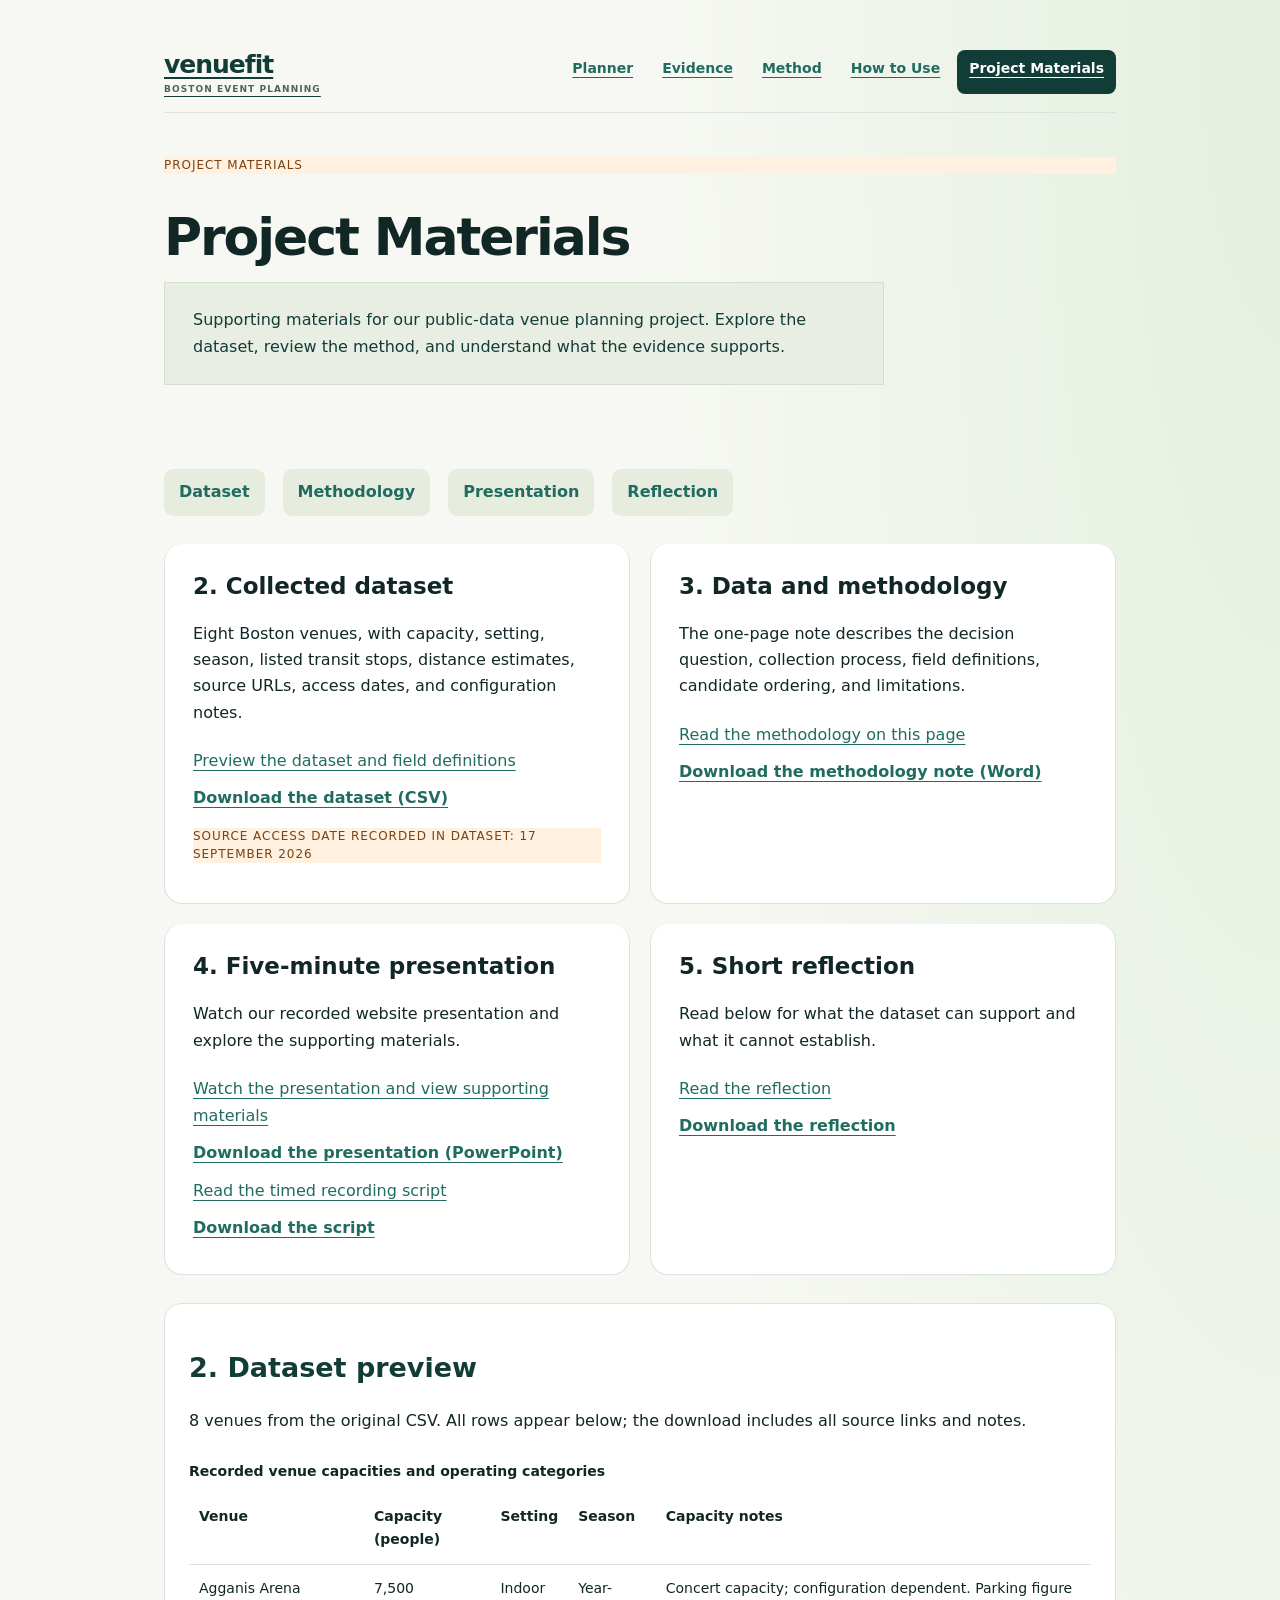
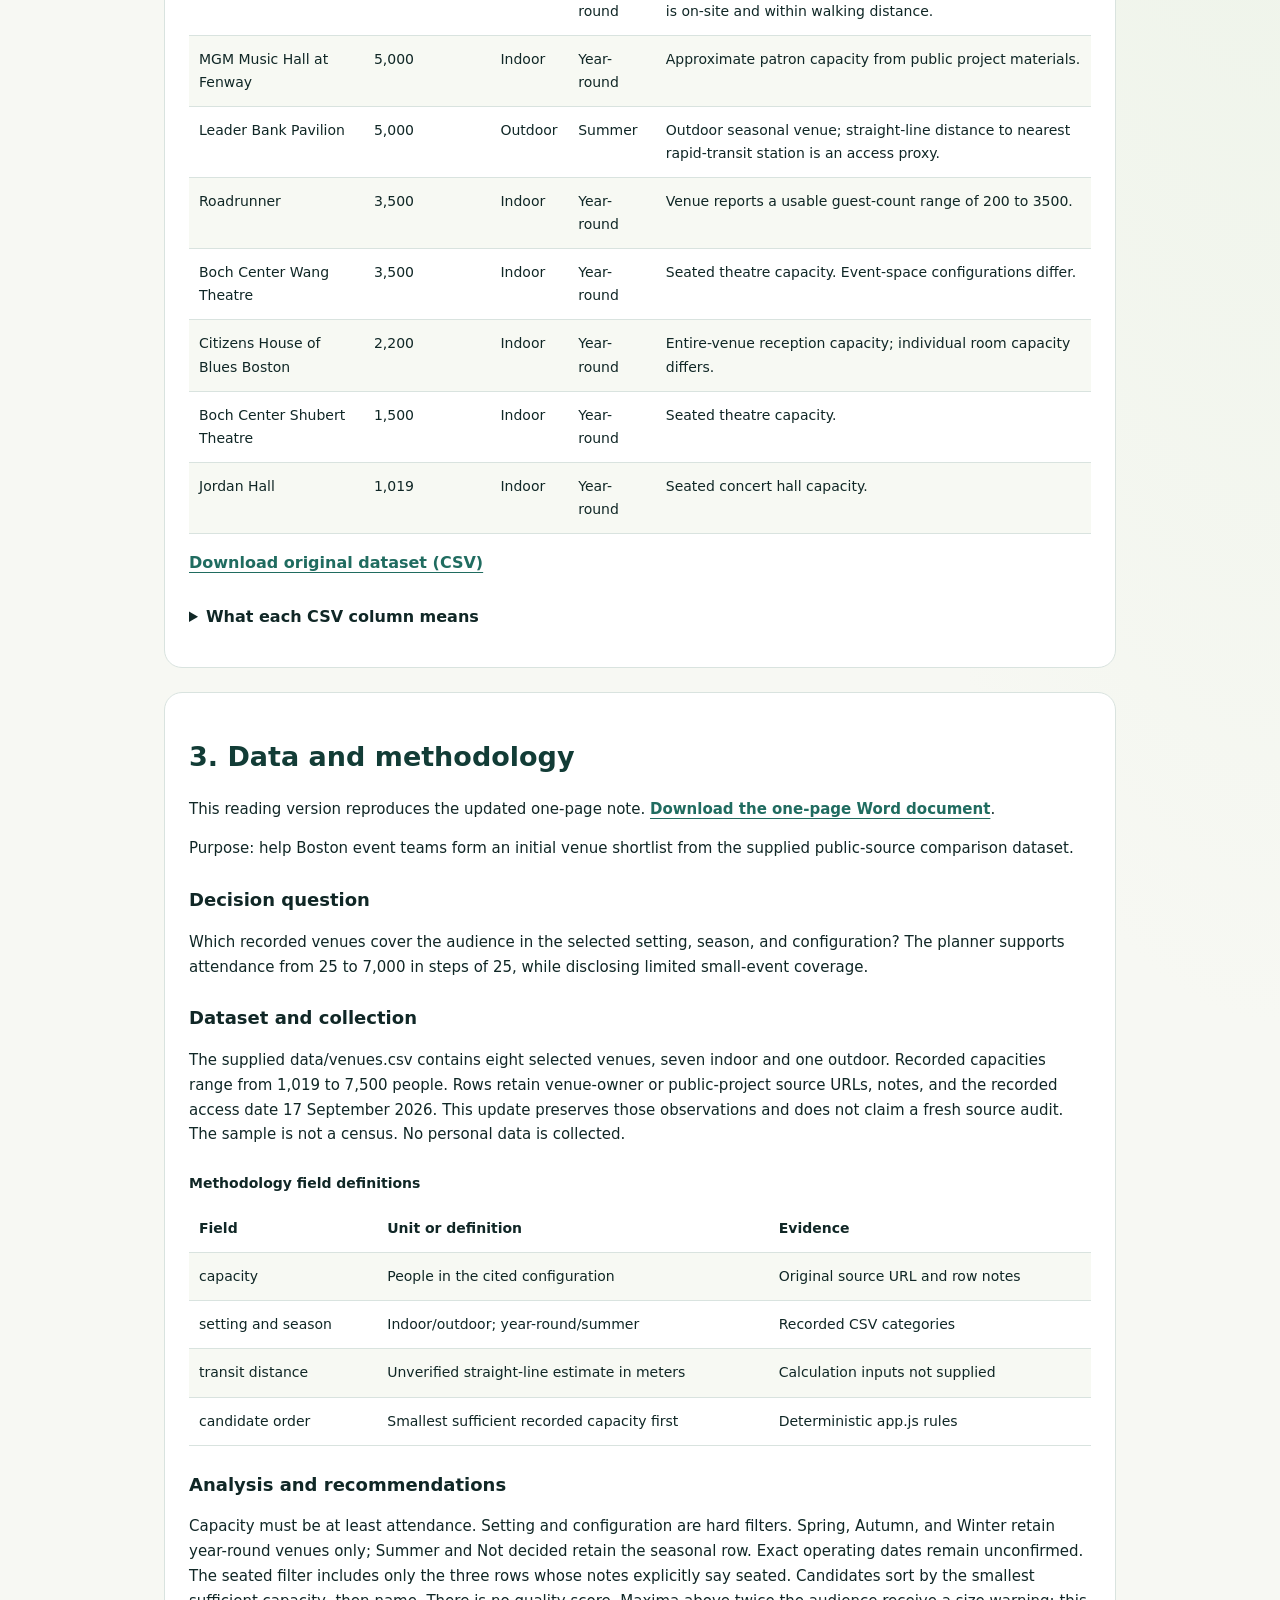
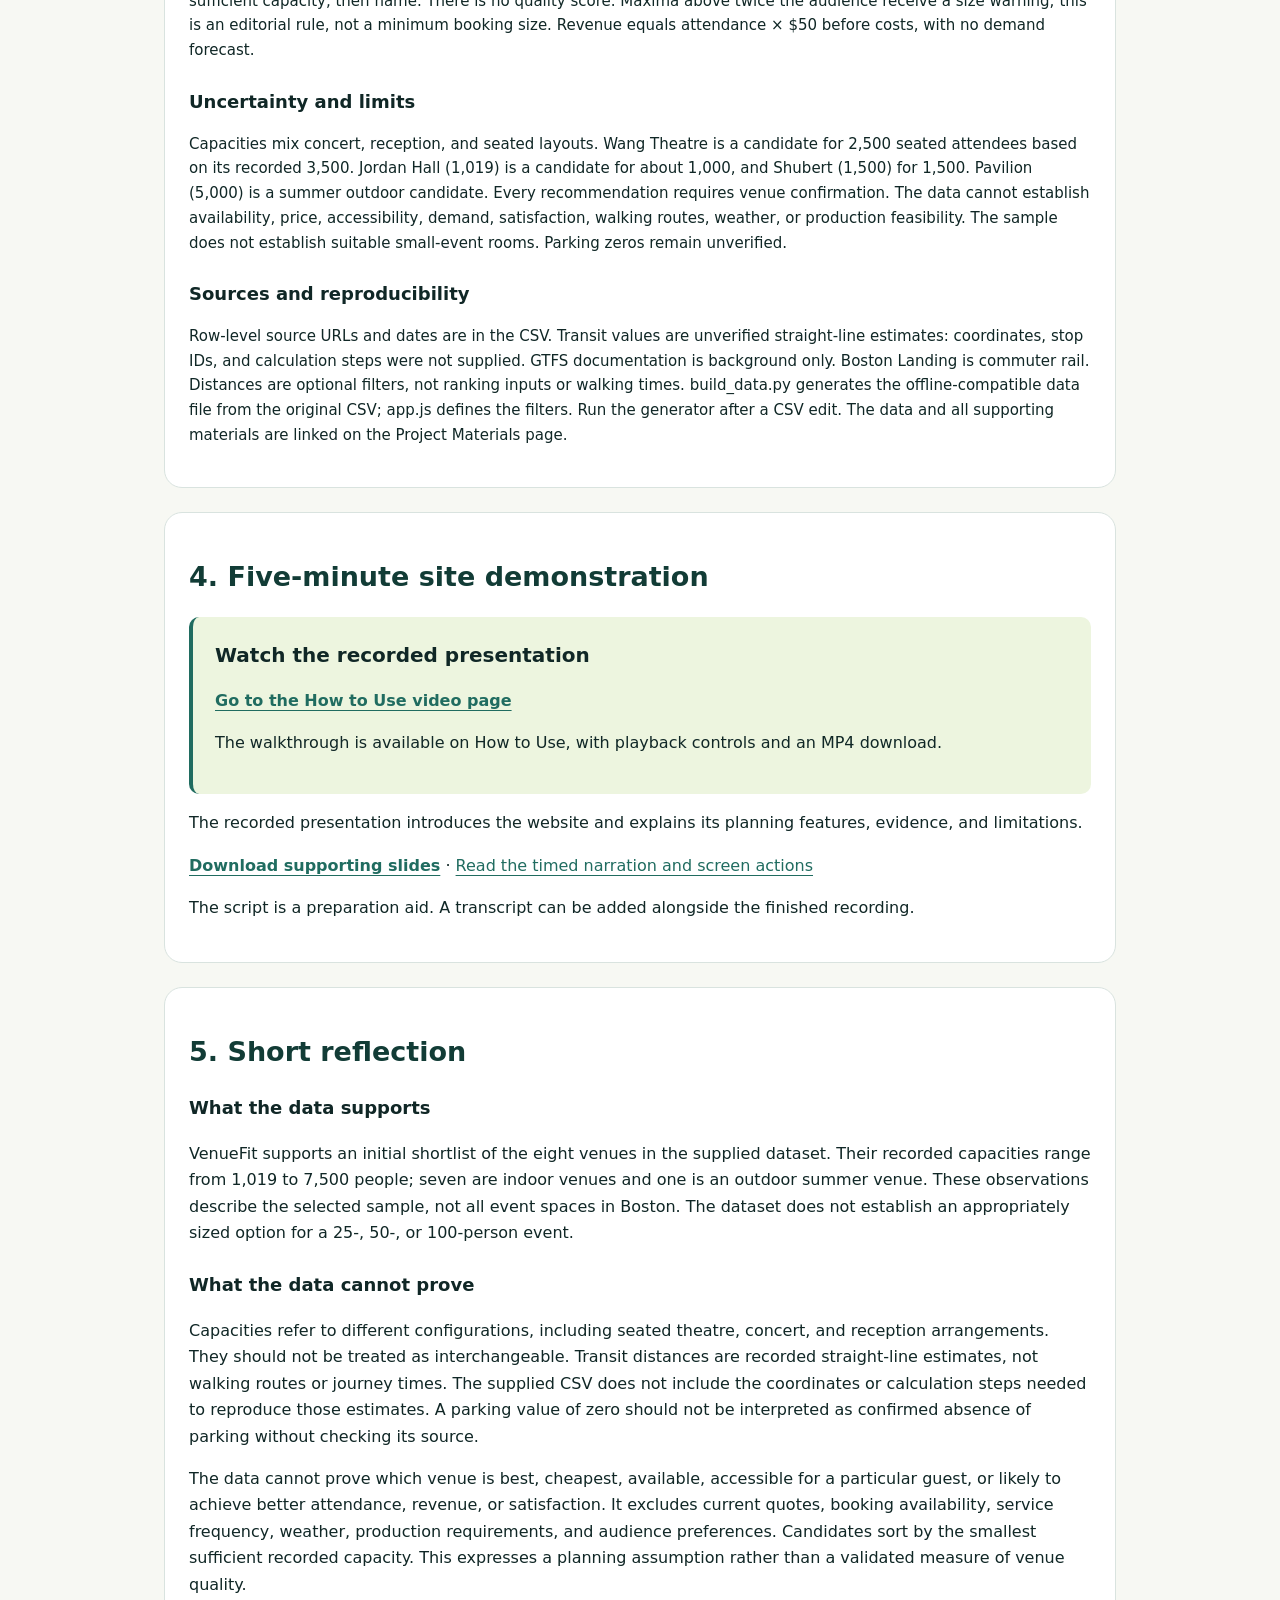
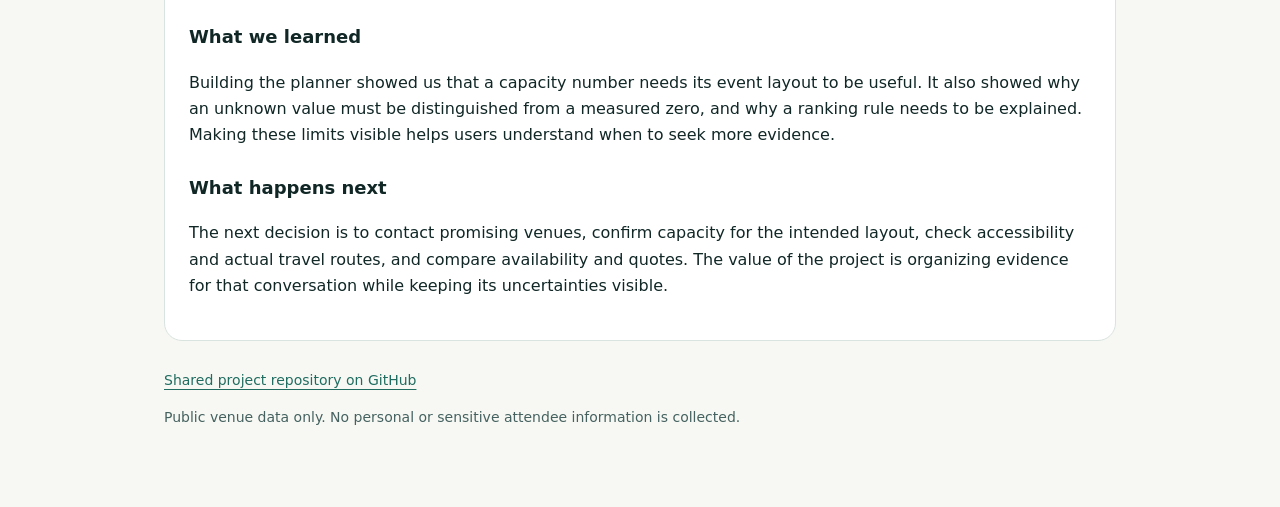
<file: deliverables.html>
<!doctype html><html lang="en"><head><meta charset="utf-8"><meta name="viewport" content="width=device-width,initial-scale=1"><title>Project Materials | VenueFit Boston</title><style>*{box-sizing:border-box}body{margin:0;background:#f6f7f4;color:#102726;font:16px/1.65 system-ui,sans-serif}main{max-width:1000px;margin:auto;padding:32px 24px 64px}a{color:#206c60;text-underline-offset:4px}a:focus-visible{outline:3px solid #206c60;outline-offset:5px}nav{display:flex;justify-content:space-between;gap:20px;border-bottom:1px solid #d9e3df;padding-bottom:20px}h1{font-size:clamp(32px,6vw,52px);line-height:1.1;letter-spacing:-.04em;margin-bottom:16px}h2{font-size:23px;line-height:1.3}.intro{max-width:720px;color:#456260}.grid{display:grid;grid-template-columns:1fr 1fr;gap:20px;margin:28px 0}article,section{background:white;border:1px solid #d9e3df;border-radius:18px;padding:24px}article h2{margin-top:0}.tag{font-size:12px;text-transform:uppercase;letter-spacing:.08em;color:#456260}.note{background:#e6f3dd;border-radius:10px;padding:14px;font-size:14px}footer{margin-top:28px;font-size:14px;color:#456260}@media(max-width:650px){.grid{grid-template-columns:1fr}main{padding:24px 16px}article,section{padding:20px}}section{margin-top:24px}h3{font-size:18px;margin-top:24px}.table-scroll{overflow-x:auto}table{border-collapse:collapse;width:100%;font-size:14px}th,td{text-align:left;padding:12px 10px;border-bottom:1px solid #d9e3df;vertical-align:top}caption{text-align:left;font-weight:600;margin:10px 0}summary{cursor:pointer;font-weight:600;padding:12px 0}dt{font-weight:650;margin-top:14px}dd{margin-left:0;color:#456260}.jump{display:flex;gap:18px;flex-wrap:wrap;margin:22px 0}.status{border-left:4px solid #206c60;padding:16px;background:#e6f3dd}.method-copy p{font-size:15px}.method-copy h3{margin-bottom:6px}@media print{nav,.jump,.grid,footer{display:none}body{background:white}section{break-inside:avoid}} header{padding:32px 0 18px}header h1{max-width:700px}.grid article{border-top:4px solid #258879;box-shadow:0 8px 24px #123c3606}.grid article a{display:inline-block;margin:5px 0}.jump a{background:#e6eddf;padding:10px 15px;border-radius:9px;text-decoration:none;font-weight:600}section h2{color:#123c36}#dataset,#methodology,#presentation,#reflection{scroll-margin-top:20px}tbody tr:nth-child(even){background:#f7f9f3}section>h2{font-size:27px}.status{border-radius:10px}a[download]{font-weight:600}@media(max-width:650px){nav{flex-wrap:wrap}.jump{gap:8px}.jump a{padding:9px 12px}header{padding:20px 0}section>h2{font-size:24px}} </style><link rel="stylesheet" href="visual.css"></head><body><main>
<nav class="shared-nav" aria-label="Main navigation"><a class="site-brand" href="index.html">venuefit<span>BOSTON EVENT PLANNING</span></a><div><a href="index.html#planner">Planner</a><a href="index.html#evidence">Evidence</a><a href="index.html#method">Method</a><a href="guide.html">How to Use</a><a href="deliverables.html">Project Materials</a></div></nav>
<header><p class="tag">PROJECT MATERIALS</p><h1>Project Materials</h1><p class="intro">Supporting materials for our public-data venue planning project. Explore the dataset, review the method, and understand what the evidence supports.</p></header>
<div class="jump" aria-label="Deliverable sections"><a href="#dataset">Dataset</a><a href="#methodology">Methodology</a><a href="#presentation">Presentation</a><a href="#reflection">Reflection</a></div><div class="grid">
<article class="material-card"><h2>2. Collected dataset</h2><p>Eight Boston venues, with capacity, setting, season, listed transit stops, distance estimates, source URLs, access dates, and configuration notes.</p><a href="#dataset">Preview the dataset and field definitions</a><br><a href="data/venues.csv" download>Download the dataset (CSV)</a><p class="tag">Source access date recorded in dataset: 17 September 2026</p></article>
<article class="material-card"><h2>3. Data and methodology</h2><p>The one-page note describes the decision question, collection process, field definitions, candidate ordering, and limitations.</p><a href="#methodology">Read the methodology on this page</a><br><a href="deliverables/VenueFit_Boston_Data_and_Methodology_Note_Updated.docx" download>Download the methodology note (Word)</a></article>
<article class="material-card"><h2>4. Five-minute presentation</h2><p>Watch our recorded website presentation and explore the supporting materials.</p><a href="#presentation">Watch the presentation and view supporting materials</a><a href="deliverables/VenueFit_Boston_Presentation_Updated.pptx" download>Download the presentation (PowerPoint)</a><br><a href="recording-script.html">Read the timed recording script</a><br><a href="deliverables/VenueFit_Boston_Recording_Script.md" download>Download the script</a></article>
<article class="material-card"><h2>5. Short reflection</h2><p>Read below for what the dataset can support and what it cannot establish.</p><a href="#reflection">Read the reflection</a><br><a href="deliverables/VenueFit_Boston_Reflection.md" download>Download the reflection</a></article>
</div>
<section id="dataset"><h2>2. Dataset preview</h2><p id="datasetSummary">Eight venues from the original CSV. All rows appear below; the download includes all source links and notes.</p><div class="table-scroll" tabindex="0" aria-label="Scrollable venue dataset"><table><caption>Recorded venue capacities and operating categories</caption><thead><tr><th scope="col">Venue</th><th scope="col">Capacity (people)</th><th scope="col">Setting</th><th scope="col">Season</th><th scope="col">Capacity notes</th></tr></thead><tbody id="datasetRows"></tbody></table></div><noscript><p>Enable JavaScript for the preview, or download the CSV below.</p></noscript><p><a href="data/venues.csv" download>Download original dataset (CSV)</a></p>
<details><summary>What each CSV column means</summary><dl>
<dt>venue and neighborhood</dt><dd>Venue name and its recorded Boston neighborhood.</dd>
<dt>capacity</dt><dd>Maximum people in the cited configuration. Seated, concert, and reception capacities are not interchangeable.</dd>
<dt>venue_type and setting</dt><dd>The kind of venue and whether it is indoor or outdoor.</dd>
<dt>season</dt><dd>Recorded category: year-round or summer. Exact operating dates and booking availability are not established.</dd>
<dt>nearest_mbta_stop</dt><dd>The stop named in the supplied file. Its status as the nearest stop has not been independently verified; modes include commuter rail.</dd>
<dt>transit_distance_m</dt><dd>Unverified straight-line estimate in meters. It is not a walking distance or journey time.</dd>
<dt>parking_spaces</dt><dd>Recorded parking count. Zero entries are unverified and should not be interpreted as confirmed absence of parking.</dd>
<dt>capacity_source_url and details_source_url</dt><dd>Original source links retained for checking capacity and venue details.</dd>
<dt>source_accessed_date</dt><dd>The access date recorded by the dataset, not a guarantee that the information remains current.</dd>
<dt>notes</dt><dd>Configuration descriptions and qualifications attached to each observation.</dd></dl></details></section>
<section id="methodology" class="method-copy"><h2>3. Data and methodology</h2><p>This reading version reproduces the updated one-page note. <a href="deliverables/VenueFit_Boston_Data_and_Methodology_Note_Updated.docx" download>Download the one-page Word document</a>.</p><p>Purpose: help Boston event teams form an initial venue shortlist from the supplied public-source comparison dataset.</p><h3>Decision question</h3><p>Which recorded venues cover the audience in the selected setting, season, and configuration? The planner supports attendance from 25 to 7,000 in steps of 25, while disclosing limited small-event coverage.</p><h3>Dataset and collection</h3><p>The supplied data/venues.csv contains eight selected venues, seven indoor and one outdoor. Recorded capacities range from 1,019 to 7,500 people. Rows retain venue-owner or public-project source URLs, notes, and the recorded access date 17 September 2026. This update preserves those observations and does not claim a fresh source audit. The sample is not a census. No personal data is collected.</p><div class="table-scroll"><table><caption>Methodology field definitions</caption><tr><th>Field</th><th>Unit or definition</th><th>Evidence</th></tr><tr><td>capacity</td><td>People in the cited configuration</td><td>Original source URL and row notes</td></tr><tr><td>setting and season</td><td>Indoor/outdoor; year-round/summer</td><td>Recorded CSV categories</td></tr><tr><td>transit distance</td><td>Unverified straight-line estimate in meters</td><td>Calculation inputs not supplied</td></tr><tr><td>candidate order</td><td>Smallest sufficient recorded capacity first</td><td>Deterministic app.js rules</td></tr></table></div><h3>Analysis and recommendations</h3><p>Capacity must be at least attendance. Setting and configuration are hard filters. Spring, Autumn, and Winter retain year-round venues only; Summer and Not decided retain the seasonal row. Exact operating dates remain unconfirmed. The seated filter includes only the three rows whose notes explicitly say seated. Candidates sort by the smallest sufficient capacity, then name. There is no quality score. Maxima above twice the audience receive a size warning; this is an editorial rule, not a minimum booking size. Revenue equals attendance × $50 before costs, with no demand forecast.</p><h3>Uncertainty and limits</h3><p>Capacities mix concert, reception, and seated layouts. Wang Theatre is a candidate for 2,500 seated attendees based on its recorded 3,500. Jordan Hall (1,019) is a candidate for about 1,000, and Shubert (1,500) for 1,500. Pavilion (5,000) is a summer outdoor candidate. Every recommendation requires venue confirmation. The data cannot establish availability, price, accessibility, demand, satisfaction, walking routes, weather, or production feasibility. The sample does not establish suitable small-event rooms. Parking zeros remain unverified.</p><h3>Sources and reproducibility</h3><p>Row-level source URLs and dates are in the CSV. Transit values are unverified straight-line estimates: coordinates, stop IDs, and calculation steps were not supplied. GTFS documentation is background only. Boston Landing is commuter rail. Distances are optional filters, not ranking inputs or walking times. build_data.py generates the offline-compatible data file from the original CSV; app.js defines the filters. Run the generator after a CSV edit. The data and all supporting materials are linked on the Project Materials page.</p></section>
<section id="presentation"><h2>4. Five-minute site demonstration</h2><div class="status"><strong>Watch the recorded presentation</strong><p><a href="guide.html">Go to the How to Use video page</a></p><p>The walkthrough is available on How to Use, with playback controls and an MP4 download.</p></div><p>The recorded presentation introduces the website and explains its planning features, evidence, and limitations.</p><p><a href="deliverables/VenueFit_Boston_Presentation_Updated.pptx" download>Download supporting slides</a> · <a href="recording-script.html">Read the timed narration and screen actions</a></p><p>The script is a preparation aid. A transcript can be added alongside the finished recording.</p></section>
<section id="reflection"><h2>5. Short reflection</h2><h3>What the data supports</h3>
<p>VenueFit supports an initial shortlist of the eight venues in the supplied dataset. Their recorded capacities range from 1,019 to 7,500 people; seven are indoor venues and one is an outdoor summer venue. These observations describe the selected sample, not all event spaces in Boston. The dataset does not establish an appropriately sized option for a 25-, 50-, or 100-person event.</p>
<h3>What the data cannot prove</h3><p>Capacities refer to different configurations, including seated theatre, concert, and reception arrangements. They should not be treated as interchangeable. Transit distances are recorded straight-line estimates, not walking routes or journey times. The supplied CSV does not include the coordinates or calculation steps needed to reproduce those estimates. A parking value of zero should not be interpreted as confirmed absence of parking without checking its source.</p>
<p>The data cannot prove which venue is best, cheapest, available, accessible for a particular guest, or likely to achieve better attendance, revenue, or satisfaction. It excludes current quotes, booking availability, service frequency, weather, production requirements, and audience preferences. Candidates sort by the smallest sufficient recorded capacity. This expresses a planning assumption rather than a validated measure of venue quality.</p>
<h3>What we learned</h3><p>Building the planner showed us that a capacity number needs its event layout to be useful. It also showed why an unknown value must be distinguished from a measured zero, and why a ranking rule needs to be explained. Making these limits visible helps users understand when to seek more evidence.</p><h3>What happens next</h3><p>The next decision is to contact promising venues, confirm capacity for the intended layout, check accessibility and actual travel routes, and compare availability and quotes. The value of the project is organizing evidence for that conversation while keeping its uncertainties visible.</p></section>
<footer><a href="https://github.com/MxAlnasser/agentic_site">Shared project repository on GitHub</a><p>Public venue data only. No personal or sensitive attendee information is collected.</p></footer>
</main><script src="data/venues-data.js"></script><script>
const rows=window.venueData;document.getElementById('datasetSummary').textContent=rows.length+' venues from the original CSV. All rows appear below; the download includes all source links and notes.';
const target=document.getElementById('datasetRows');rows.forEach(v=>{const tr=document.createElement('tr');[v.venue,v.capacity.toLocaleString(),v.setting,v.season,v.notes].forEach(value=>{const td=document.createElement('td');td.textContent=value;tr.appendChild(td)});target.appendChild(tr)});
</script></body></html>
</file>
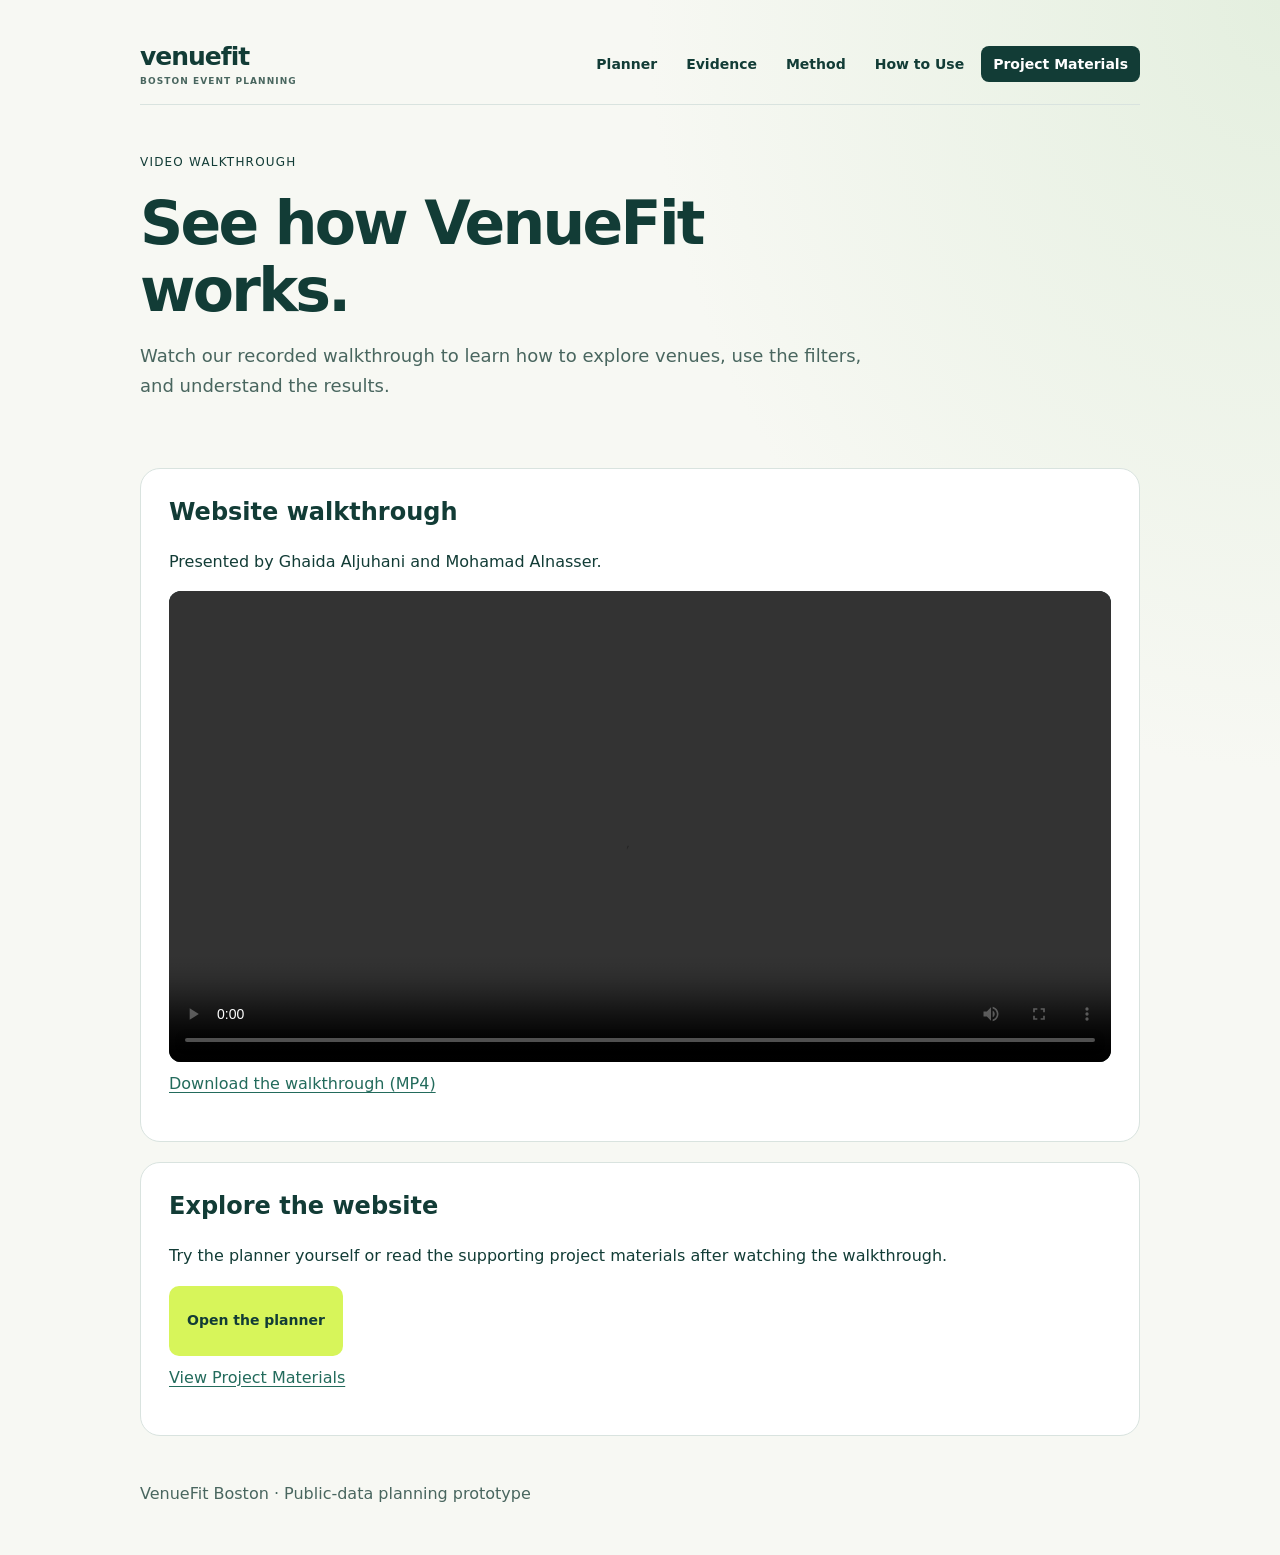
<file: guide.html>
<!doctype html><html lang="en"><head><meta charset="utf-8"><meta name="viewport" content="width=device-width,initial-scale=1"><title>How to Use | VenueFit Boston</title><style>body{margin:0;color:#123c36;font:16px/1.7 system-ui,sans-serif}main{max-width:1000px;margin:auto;padding:24px}nav{display:flex;align-items:center;justify-content:space-between;gap:16px;flex-wrap:wrap;border-bottom:1px solid #d9e3df;padding-bottom:20px}nav a{display:inline-block;color:#123c36;text-decoration:none}nav a[aria-current]{background:#e6eddf}h1{font-size:clamp(36px,6vw,60px);line-height:1.12;letter-spacing:-.045em;margin:16px 0}header{padding:42px 0 28px;max-width:760px}header p{color:#49665f;font-size:18px}.eyebrow{font-size:12px;letter-spacing:.1em;text-transform:uppercase}section{background:white;border:1px solid #d9e3df;border-radius:20px;margin:20px 0;padding:28px}h2{font-size:24px;line-height:1.3;margin-top:0}h3{font-size:18px;margin-bottom:6px}p{margin-top:8px}a{color:#236b5c;text-underline-offset:3px}a:focus-visible{outline:3px solid #258879;outline-offset:4px}.example{background:#edf4e5;border-left:4px solid #258879;padding:18px;border-radius:8px}.steps{padding-left:24px}.steps li{padding:6px 0}footer{padding:24px 0;color:#49665f}@media(max-width:600px){main{padding:18px}section{padding:22px}header{padding-top:28px}nav a{padding:8px;font-size:13px}}</style><link rel="stylesheet" href="visual.css"></head><body><main>
<nav class="shared-nav" aria-label="Main navigation"><a class="site-brand" href="index.html">venuefit<span>BOSTON EVENT PLANNING</span></a><div><a href="index.html#planner">Planner</a><a href="index.html#evidence">Evidence</a><a href="index.html#method">Method</a><a href="guide.html">How to Use</a><a href="deliverables.html">Project Materials</a></div></nav>
<header><span class="eyebrow">Video walkthrough</span><h1>See how VenueFit works.</h1><p>Watch our recorded walkthrough to learn how to explore venues, use the filters, and understand the results.</p></header>
<section aria-labelledby="video-title"><h2 id="video-title">Website walkthrough</h2><p>Presented by Ghaida Aljuhani and Mohamad Alnasser.</p><video controls playsinline preload="metadata" aria-label="VenueFit Boston website walkthrough" style="display:block;width:100%;height:auto;max-height:75vh;background:#102726;border-radius:12px"><source src="media/venuefit-walkthrough.mp4?v=2" type="video/mp4">Your browser does not support embedded video. Use the download link below.</video><p><a href="media/venuefit-walkthrough.mp4?v=2" download>Download the walkthrough (MP4)</a></p></section>
<section><h2>Explore the website</h2><p>Try the planner yourself or read the supporting project materials after watching the walkthrough.</p><a class="action-primary" href="index.html#planner">Open the planner</a><p><a href="deliverables.html">View Project Materials</a></p></section><footer>VenueFit Boston · Public-data planning prototype</footer></main></body></html>
</file>
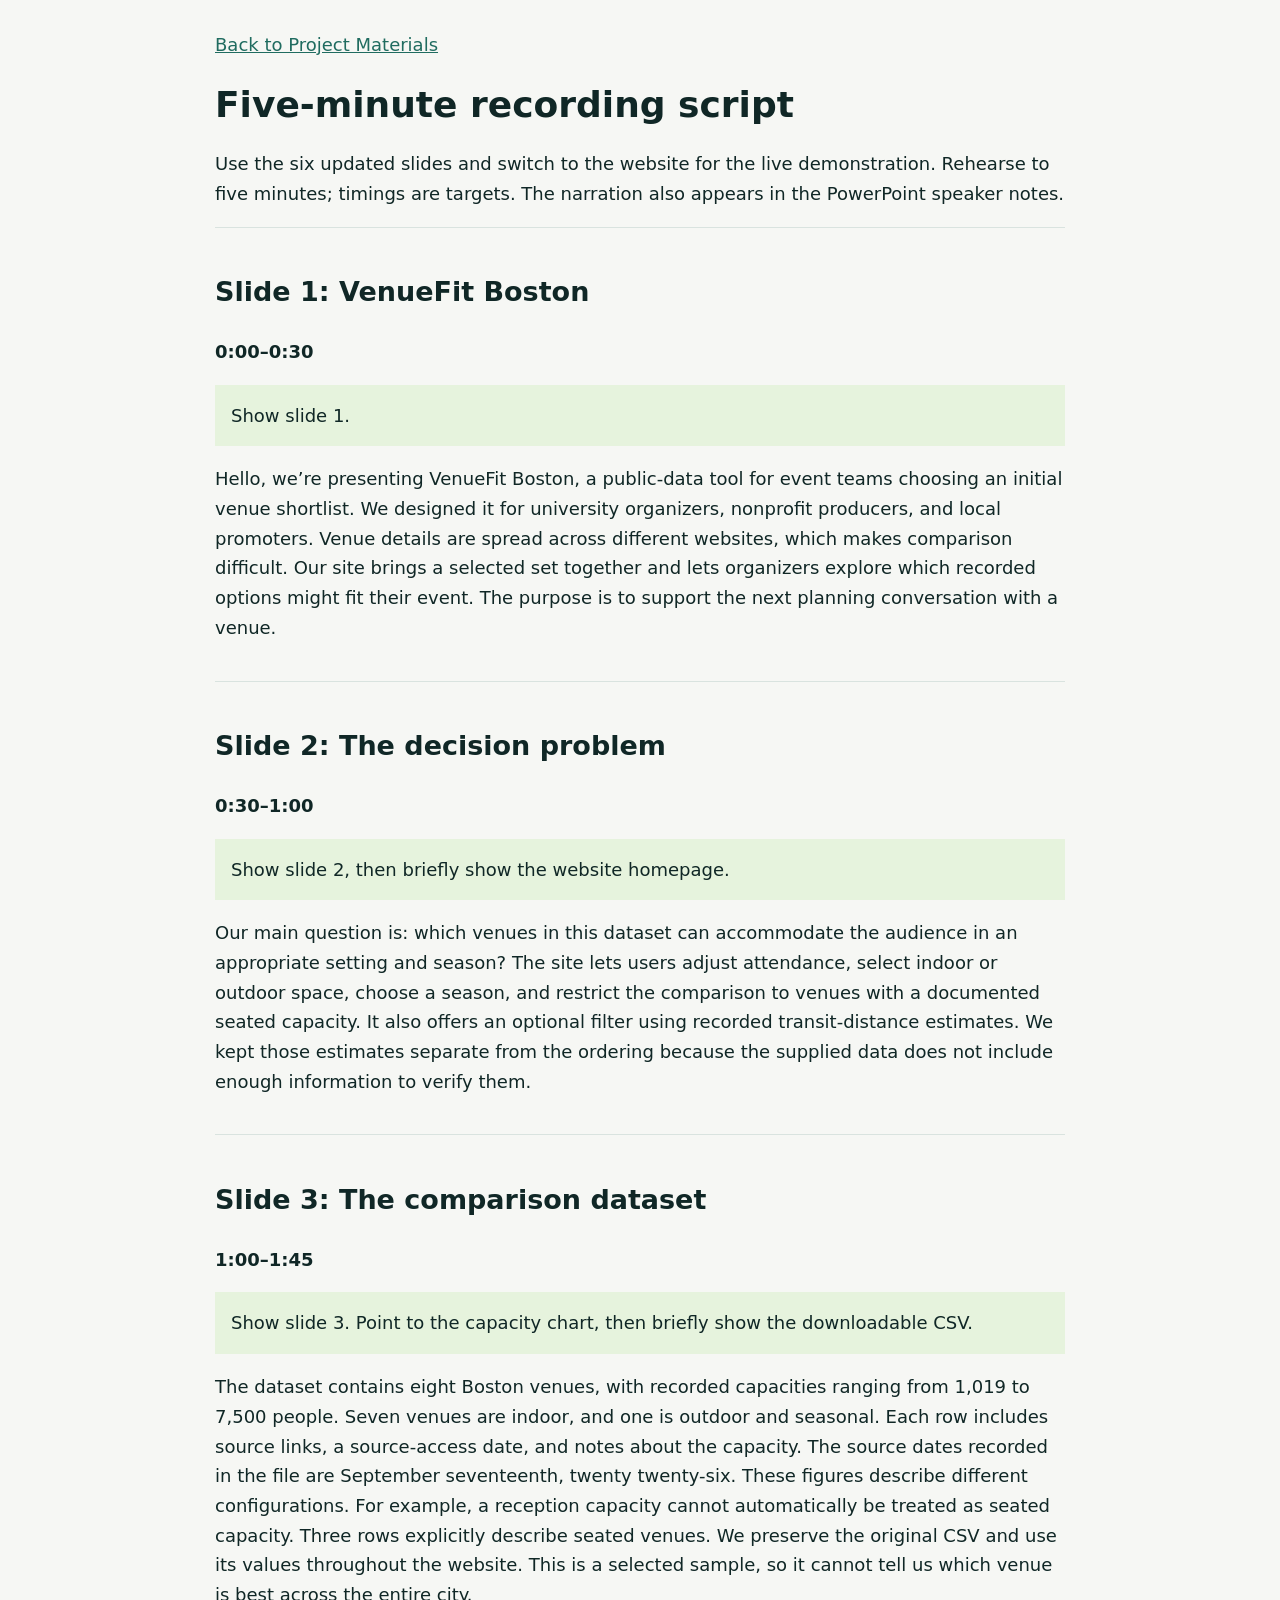
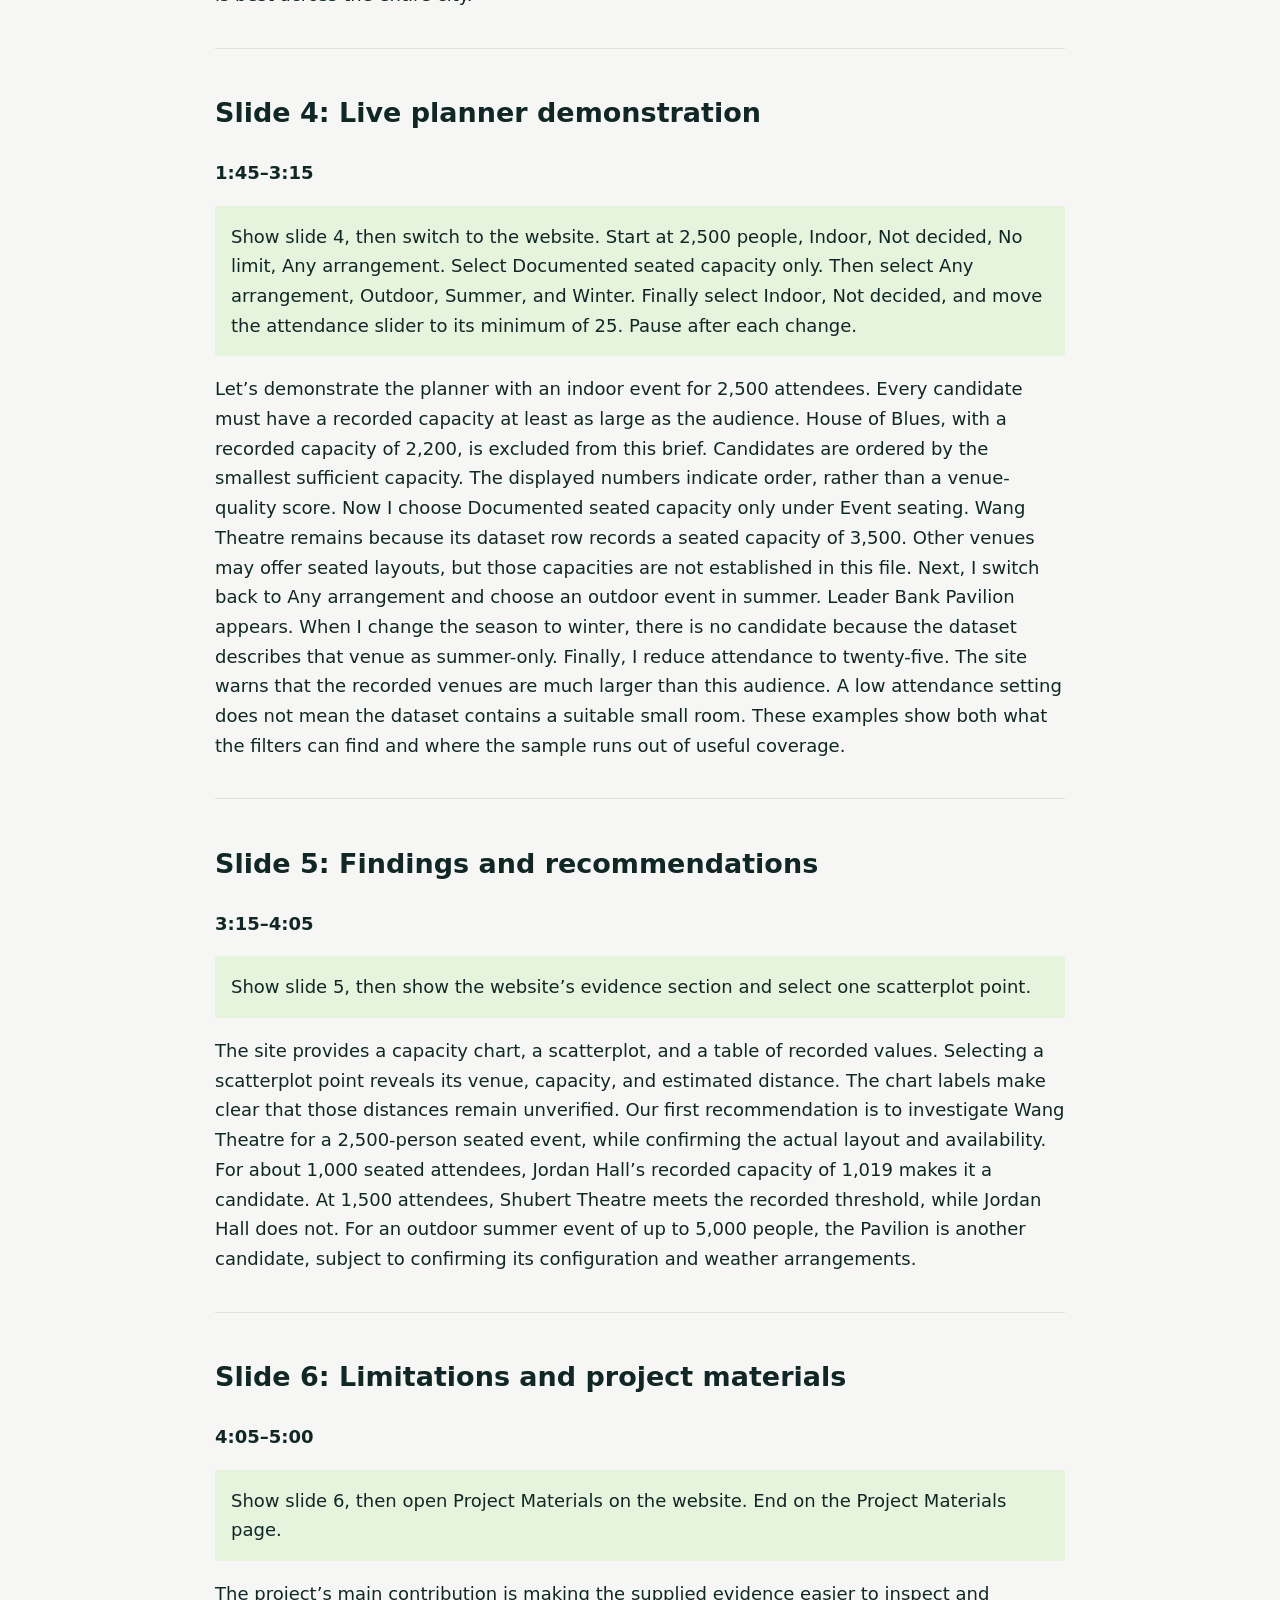
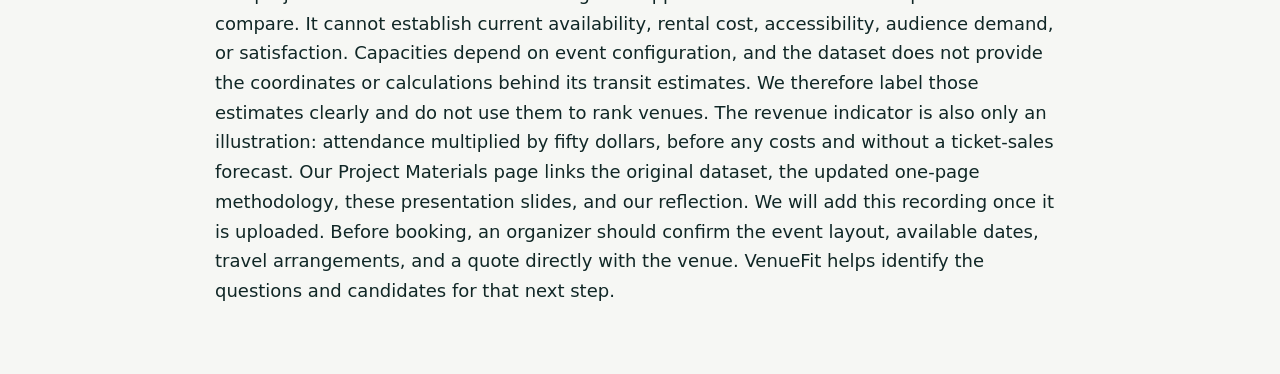
<file: recording-script.html>
<!doctype html><html lang="en"><head><meta charset="utf-8"><meta name="viewport" content="width=device-width,initial-scale=1"><title>Recording script | VenueFit Boston</title><style>body{max-width:850px;margin:auto;padding:30px 24px;background:#f6f7f4;color:#102726;font:18px/1.65 system-ui}h1{line-height:1.15}section{padding:20px 0;border-top:1px solid #d9e3df}.action{background:#e6f3dd;padding:16px}a{color:#206c60}</style></head><body><a href="deliverables.html">Back to Project Materials</a><h1>Five-minute recording script</h1><p>Use the six updated slides and switch to the website for the live demonstration. Rehearse to five minutes; timings are targets. The narration also appears in the PowerPoint speaker notes.</p><section><h2>Slide 1: VenueFit Boston</h2><p><strong>0:00–0:30</strong></p><p class='action'>Show slide 1.</p><p>Hello, we’re presenting VenueFit Boston, a public-data tool for event teams choosing an initial venue shortlist. We designed it for university organizers, nonprofit producers, and local promoters. Venue details are spread across different websites, which makes comparison difficult. Our site brings a selected set together and lets organizers explore which recorded options might fit their event. The purpose is to support the next planning conversation with a venue.</p></section><section><h2>Slide 2: The decision problem</h2><p><strong>0:30–1:00</strong></p><p class='action'>Show slide 2, then briefly show the website homepage.</p><p>Our main question is: which venues in this dataset can accommodate the audience in an appropriate setting and season? The site lets users adjust attendance, select indoor or outdoor space, choose a season, and restrict the comparison to venues with a documented seated capacity. It also offers an optional filter using recorded transit-distance estimates. We kept those estimates separate from the ordering because the supplied data does not include enough information to verify them.</p></section><section><h2>Slide 3: The comparison dataset</h2><p><strong>1:00–1:45</strong></p><p class='action'>Show slide 3. Point to the capacity chart, then briefly show the downloadable CSV.</p><p>The dataset contains eight Boston venues, with recorded capacities ranging from 1,019 to 7,500 people. Seven venues are indoor, and one is outdoor and seasonal. Each row includes source links, a source-access date, and notes about the capacity. The source dates recorded in the file are September seventeenth, twenty twenty-six. These figures describe different configurations. For example, a reception capacity cannot automatically be treated as seated capacity. Three rows explicitly describe seated venues. We preserve the original CSV and use its values throughout the website. This is a selected sample, so it cannot tell us which venue is best across the entire city.</p></section><section><h2>Slide 4: Live planner demonstration</h2><p><strong>1:45–3:15</strong></p><p class='action'>Show slide 4, then switch to the website. Start at 2,500 people, Indoor, Not decided, No limit, Any arrangement. Select Documented seated capacity only. Then select Any arrangement, Outdoor, Summer, and Winter. Finally select Indoor, Not decided, and move the attendance slider to its minimum of 25. Pause after each change.</p><p>Let’s demonstrate the planner with an indoor event for 2,500 attendees. Every candidate must have a recorded capacity at least as large as the audience. House of Blues, with a recorded capacity of 2,200, is excluded from this brief. Candidates are ordered by the smallest sufficient capacity. The displayed numbers indicate order, rather than a venue-quality score. Now I choose Documented seated capacity only under Event seating. Wang Theatre remains because its dataset row records a seated capacity of 3,500. Other venues may offer seated layouts, but those capacities are not established in this file. Next, I switch back to Any arrangement and choose an outdoor event in summer. Leader Bank Pavilion appears. When I change the season to winter, there is no candidate because the dataset describes that venue as summer-only. Finally, I reduce attendance to twenty-five. The site warns that the recorded venues are much larger than this audience. A low attendance setting does not mean the dataset contains a suitable small room. These examples show both what the filters can find and where the sample runs out of useful coverage.</p></section><section><h2>Slide 5: Findings and recommendations</h2><p><strong>3:15–4:05</strong></p><p class='action'>Show slide 5, then show the website’s evidence section and select one scatterplot point.</p><p>The site provides a capacity chart, a scatterplot, and a table of recorded values. Selecting a scatterplot point reveals its venue, capacity, and estimated distance. The chart labels make clear that those distances remain unverified. Our first recommendation is to investigate Wang Theatre for a 2,500-person seated event, while confirming the actual layout and availability. For about 1,000 seated attendees, Jordan Hall’s recorded capacity of 1,019 makes it a candidate. At 1,500 attendees, Shubert Theatre meets the recorded threshold, while Jordan Hall does not. For an outdoor summer event of up to 5,000 people, the Pavilion is another candidate, subject to confirming its configuration and weather arrangements.</p></section><section><h2>Slide 6: Limitations and project materials</h2><p><strong>4:05–5:00</strong></p><p class='action'>Show slide 6, then open Project Materials on the website. End on the Project Materials page.</p><p>The project’s main contribution is making the supplied evidence easier to inspect and compare. It cannot establish current availability, rental cost, accessibility, audience demand, or satisfaction. Capacities depend on event configuration, and the dataset does not provide the coordinates or calculations behind its transit estimates. We therefore label those estimates clearly and do not use them to rank venues. The revenue indicator is also only an illustration: attendance multiplied by fifty dollars, before any costs and without a ticket-sales forecast. Our Project Materials page links the original dataset, the updated one-page methodology, these presentation slides, and our reflection. We will add this recording once it is uploaded. Before booking, an organizer should confirm the event layout, available dates, travel arrangements, and a quote directly with the venue. VenueFit helps identify the questions and candidates for that next step.</p></section></body></html>
</file>
<file: visual.css>
/* Presentation layer; all filtering rules remain in app.js. */
:root{--ink:#123c36;--mid:#49665f;--paper:#f7f8f3;--teal:#258879;--coral:#be552f;--radius:22px}body{background:radial-gradient(ellipse at 100% 0,#e4efdf 0,transparent 35%),var(--paper)}nav a{font:600 14px "DM Sans",system-ui;margin-left:0;padding:10px 12px;border-radius:8px}nav>div:last-child{display:flex;flex-wrap:wrap;gap:5px}nav a:hover{background:#e4eddf}nav a:last-child{background:var(--ink);color:white}.brand{font-size:24px}.hero{gap:42px;padding:64px 0 40px;grid-template-columns:1.4fr 1fr;align-items:center}.hero h1{font-size:clamp(40px,5vw,66px);line-height:1.06;letter-spacing:-.055em}.hero p{font-size:17px}.kicker{font-size:12px}.hero-aside{align-self:stretch;border:0;padding:32px;background:var(--ink);border-radius:26px;color:white;display:flex;flex-direction:column;justify-content:center;box-shadow:0 16px 35px #123c3612}.hero-aside .eyebrow{color:#d7f55a;font-size:11px;letter-spacing:.12em;margin:0 0 24px}.hero-aside strong{font-size:clamp(32px,3.4vw,45px);line-height:1.12;letter-spacing:-.04em}.hero-aside p{font-size:15px;color:#d6e4de;margin-top:16px}.hero-aside small{font-size:11px;color:#d6e4de;margin-top:24px}.hero-facts{display:flex;gap:32px;margin-top:15px}.hero-facts span{color:#d6e4de}.hero-facts b{color:#d7f55a;font-size:24px;margin-right:5px}.hero-actions{display:flex;gap:12px;flex-wrap:wrap;margin-top:26px}.action-primary,.action-secondary{display:inline-flex;align-items:center;justify-content:center;min-height:46px;padding:12px 18px;border-radius:10px;font-size:14px;font-weight:700;text-decoration:none}.action-primary{background:#d7f55a;color:#123c36}.action-primary:hover{background:#c9e950}.action-secondary{border:1px solid #adc1b6;color:#123c36;background:white}.intro{background:#e8eee3;color:var(--ink);border:1px solid #d4dfd0;padding:24px 28px;margin-bottom:44px}.intro b{color:#286655}.intro p{color:#37574e}.section-head h2{font-size:30px}.section-head{scroll-margin-top:24px}.controls{box-shadow:0 8px 24px #123c3608;border-top:4px solid #258879}.controls h3{font-size:20px}.field label{font-size:14px}select{font-size:14px;min-height:46px}.switch{min-height:42px}.field .sub{margin:8px 0 0;line-height:1.5}.sub{font-size:13px;line-height:1.6}.calc{background:#f0f5e8;border-radius:12px;padding:18px;border:0}.calc strong{font-size:29px}.result-top h3{font-size:21px}.count{background:#e6eddf;padding:7px 10px;border-radius:7px;white-space:nowrap}#sampleNotice{border-left:3px solid #b0c591;padding:8px 12px;background:#eef3e9;border-radius:0 8px 8px 0}.venue{background:white;padding:22px 20px;align-items:start;box-shadow:0 4px 12px #123c3604}.venue h4{font-size:17px;line-height:1.35;margin-bottom:8px}.venue p{font-size:13px;line-height:1.8}.venue a{color:#236b5c;text-underline-offset:3px}.score{background:#edf3e6;font-size:14px}.tag{line-height:1.45;background:#fff0df;color:#784415}.tag.good{background:#e6f2e9;color:#235a3c}.panel{padding:28px}.panel h3{font-size:20px;line-height:1.35}.panel>p{line-height:1.7}.insights{grid-template-columns:1fr 1fr;gap:22px}.insights>.panel:nth-child(4){grid-column:1/-1}.insights>.recommend{grid-column:1/-1}.recommend ol{display:grid;grid-template-columns:repeat(3,1fr);gap:28px;padding-left:20px;font-size:14px;line-height:1.8}.recommend li::marker{font-weight:800;color:#235e4d}.bar-row{grid-template-columns:145px 1fr 52px;font-size:13px;margin:18px 0}.bar-row span:last-child{font-size:12px;font-weight:600}.track{height:12px}.bar-row .fill,.bar-row:nth-child(3n) .fill,.bar-row:nth-child(4n) .fill{background:#258879}.scatter{height:280px;margin:35px 20px 60px 50px;background:linear-gradient(to right,transparent 49.7%,#e2e9df 50%,transparent 50.3%),linear-gradient(to top,transparent 49.7%,#e2e9df 50%,transparent 50.3%)}.tick,.xaxis,.yaxis{font-size:11px}.dot{width:18px;height:18px}.dot.outdoor{border-radius:3px;background:#be552f}.legend{font-size:12px}.legend i.out{border-radius:2px;background:#be552f}#pointDetail{min-height:72px;background:#f0f4ed;border-radius:10px;padding:12px}.table{font-size:14px}.table th{font-size:11px;padding:14px 12px;background:#f0f4ed}.table td{padding:15px 12px}.table tr:nth-child(even){background:#f8faf5}.table td small{display:block;color:#49665f;margin-top:4px}.finding-metrics{display:grid;grid-template-columns:repeat(3,1fr);gap:22px;margin:25px 0}.finding-metrics strong{display:block;font:700 28px Manrope,system-ui;letter-spacing:-.04em}.finding-metrics span{display:block;font-size:13px;color:#49665f;margin-top:6px}.finding-metrics>div+div{border-left:1px solid #d9e3df;padding-left:22px}.limits{margin-top:24px;padding:20px 0 32px;border:0;gap:32px}.limits p{font-size:14px;line-height:1.8}.source-list{font-size:14px;line-height:1.9}.resources-banner{background:#e6eddf;border-radius:22px;padding:28px;display:flex;gap:28px;align-items:center;justify-content:space-between;margin:28px 0}.resources-banner h2{font:700 24px Manrope,system-ui;letter-spacing:-.04em;margin:0}.resources-banner p{color:#49665f;line-height:1.6}.resources-banner a{flex-shrink:0}
@media(max-width:780px){nav a:not(:last-child){display:inline-flex}nav{gap:15px}nav>div:last-child{width:100%}nav a{font-size:13px;padding:10px}.hero{display:block;padding:36px 0 28px}.hero-aside{margin-top:30px;padding:26px}.hero-aside strong{font-size:36px}.hero-facts{margin-top:8px}.hero-aside .eyebrow{margin-bottom:16px}.planner,.insights{grid-template-columns:1fr}.controls{position:static}.recommend ol{grid-template-columns:1fr;gap:16px}.finding-metrics{grid-template-columns:1fr;gap:18px}.finding-metrics>div+div{border:0;border-top:1px solid #d9e3df;padding:18px 0 0}.finding-metrics strong{font-size:28px}.venue{padding:18px 16px}.venue .tag{width:auto;justify-self:start;max-width:100%}.panel{padding:22px 18px}.bar-row{grid-template-columns:110px 1fr 48px;gap:8px;font-size:12px}.resources-banner{display:block;padding:24px}.resources-banner a{margin-top:8px}.result-top{align-items:start;flex-wrap:wrap}.table{min-width:550px}.section-head h2{font-size:27px}}@media(prefers-reduced-motion:reduce){html{scroll-behavior:auto}.venue{transition:none}.venue:hover{transform:none}}

.walkthrough-feature{display:grid;grid-template-columns:.85fr 1.5fr;gap:36px;align-items:center;margin:8px 0 44px;padding:34px;background:#fff;border:1px solid #d9e3df;border-radius:26px;box-shadow:0 12px 32px #123c3607;scroll-margin-top:24px}.walkthrough-copy h2{font:800 clamp(30px,3.4vw,43px)/1.1 Manrope,system-ui;letter-spacing:-.045em;margin:14px 0 18px}.walkthrough-copy>p{font-size:15px;line-height:1.7;color:#49665f}.walkthrough-credit{padding-top:18px;border-top:1px solid #d9e3df;margin-top:22px}.walkthrough-credit strong{display:block;font-size:13px;line-height:1.6}.walkthrough-credit span{display:block;font-size:12px;color:#49665f;margin-top:4px}.walkthrough-copy .walkthrough-length{font-size:12px;margin:16px 0 10px}.walkthrough-copy>a{font-size:13px;color:#236b5c;text-underline-offset:4px}.walkthrough-player{min-width:0}.walkthrough-player video{display:block;width:100%;aspect-ratio:16/9;object-fit:contain;background:#102726;border-radius:14px;box-shadow:0 8px 24px #123c3614}.walkthrough-player>p{font-size:12px;color:#49665f;line-height:1.6;margin:12px 0 0}@media(max-width:780px){.walkthrough-feature{grid-template-columns:1fr;gap:24px;padding:24px 18px}.walkthrough-copy h2 br{display:none}.walkthrough-copy h2{font-size:32px}.walkthrough-credit{margin-top:16px;padding-top:14px}}

/* Venue photography and unified page navigation */
.skip-link{position:absolute;left:20px;top:-100px;background:white;color:#123c36;padding:12px;z-index:20}.skip-link:focus{top:12px}.hero-aside.photo-hero{position:relative;overflow:hidden;padding:0;min-height:440px;isolation:isolate;background:#123c36}.photo-hero>img{position:absolute;inset:0;width:100%;height:100%;object-fit:cover;z-index:-2}.photo-hero:after{content:"";position:absolute;inset:0;background:linear-gradient(180deg,#10272605 10%,#102726b8 65%,#102726f5);z-index:-1}.photo-hero-caption{padding:32px;margin-top:auto}.photo-hero-caption>span{font-size:11px;letter-spacing:.15em;color:#d7f55a}.photo-hero-caption strong{font-size:44px;margin-top:14px;line-height:1.07}.photo-hero-caption p{font-size:14px;max-width:290px}.photo-hero .photo-credit{color:#e1e9e4;font-size:10px;margin:0 24px 16px;text-decoration:underline;text-underline-offset:3px}.venue-stories{margin:16px 0 48px}.stories-heading{display:flex;align-items:end;gap:32px;justify-content:space-between;margin-bottom:22px}.stories-heading h2{font:700 30px/1.2 Manrope,system-ui;letter-spacing:-.04em;max-width:510px;margin:10px 0}.stories-heading>p{max-width:350px;color:#49665f;font-size:14px;line-height:1.7}.stories-grid{display:grid;grid-template-columns:1fr 1fr;gap:24px}.stories-grid figure{margin:0;overflow:hidden;border-radius:22px;background:white;border:1px solid #d9e3df}.stories-grid img{display:block;width:100%;height:260px;object-fit:cover;background:#e6eddf}.stories-grid figcaption{padding:24px}.story-category{font-size:11px;letter-spacing:.1em;color:#376a5a;font-weight:700}.stories-grid h3{font:700 24px Manrope,system-ui;margin:10px 0}.stories-grid p{color:#49665f;line-height:1.7;font-size:14px}.stories-grid a{color:#286b5b;font-size:11px;text-underline-offset:3px}.shared-nav .site-brand{background:transparent;color:#123c36;padding:0;font:800 25px Manrope,system-ui;letter-spacing:-1px}.site-brand span{display:block;font:600 9px system-ui;letter-spacing:.12em;margin-top:5px;color:#49665f}.shared-nav{padding:18px 0;border-bottom:1px solid #d9e3df}.materials-hero{background:linear-gradient(120deg,#123c36,#235f50);color:white;border-radius:26px;padding:42px!important;margin:30px 0 24px;max-width:none!important}.materials-hero h1{color:#fff;font:750 clamp(36px,5vw,58px)/1.08 Manrope,system-ui;letter-spacing:-.04em}.materials-hero .tag{color:#d7f55a;letter-spacing:.14em}.materials-hero .intro{background:transparent;border:0;padding:0;color:#e0eae3;max-width:660px;margin-bottom:0;font-size:17px}.material-card{position:relative;padding:28px!important;border-top:0!important;box-shadow:none!important}.material-card h2{font-size:23px}.material-card a{line-height:1.7}.material-card:hover{border-color:#87ab98}.jump a:hover{background:#d7f55a}#presentation .status{background:#edf5df;padding:22px}#presentation .status strong{font-size:20px}#presentation .status a{font-weight:700}.walkthrough-feature{border-top:4px solid #258879}
@media(max-width:780px){.hero-aside.photo-hero{min-height:380px}.photo-hero-caption{padding:26px}.photo-hero-caption strong{font-size:38px}.stories-heading{display:block}.stories-heading h2{font-size:27px}.stories-heading>p{max-width:none}.stories-grid{grid-template-columns:1fr}.stories-grid img{height:230px}.materials-hero{padding:28px 22px!important}.shared-nav .site-brand{font-size:24px}.shared-nav>div{display:flex;gap:3px;flex-wrap:wrap}.shared-nav a{font-size:12px}.stories-grid figcaption{padding:20px}}
</file>
